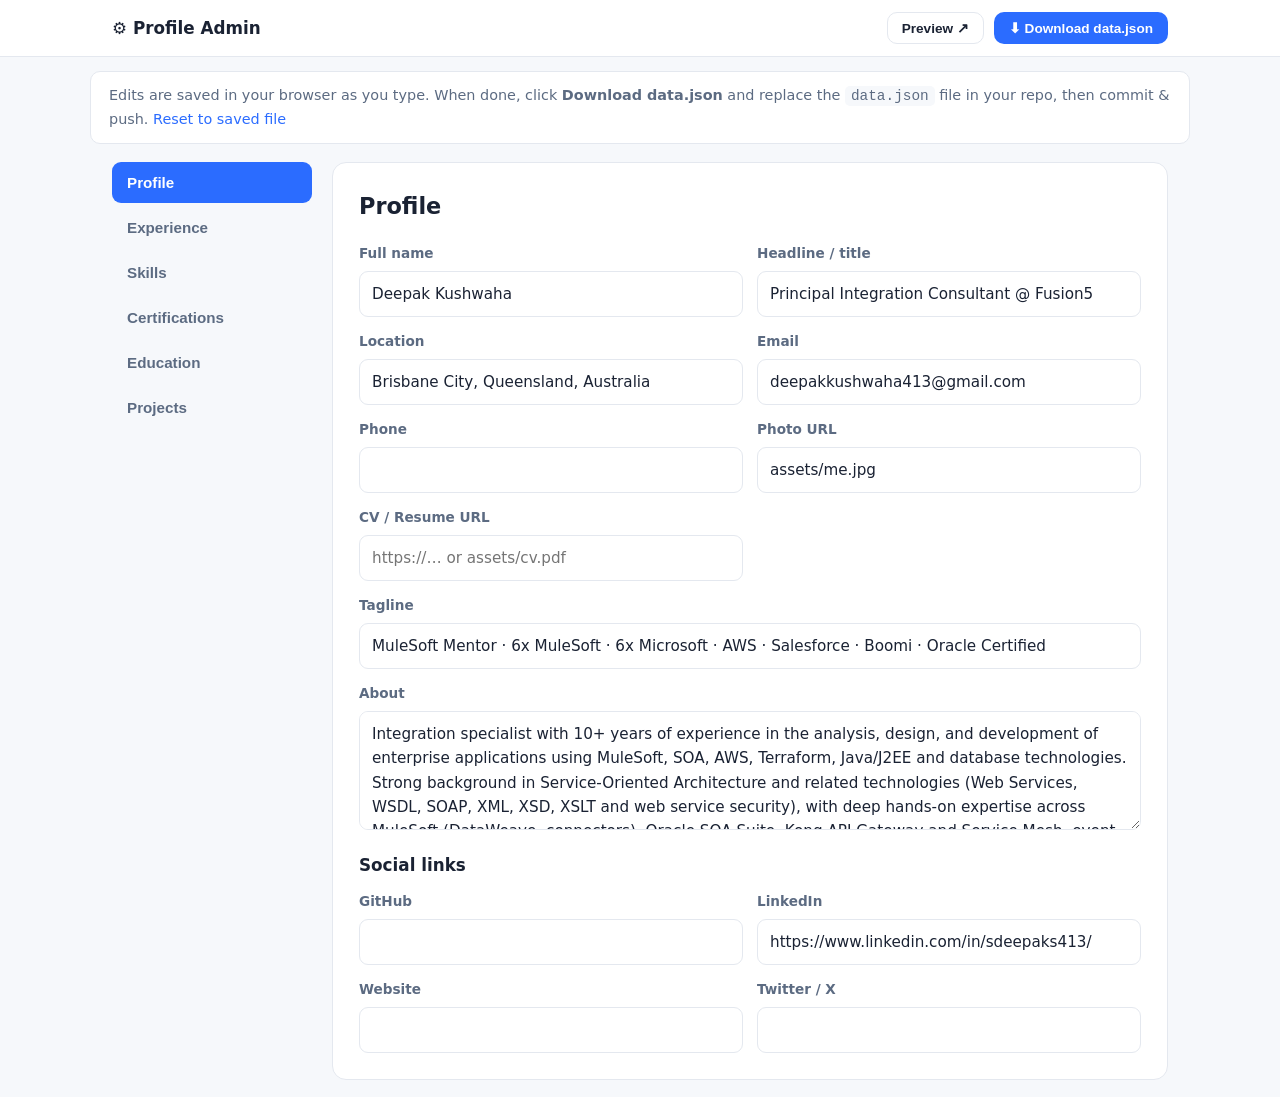
<file: admin.html>
<!DOCTYPE html>
<html lang="en">
<head>
  <meta charset="UTF-8" />
  <meta name="viewport" content="width=device-width, initial-scale=1.0" />
  <title>Admin — Manage Profile</title>
  <link rel="stylesheet" href="css/style.css" />
  <link rel="stylesheet" href="css/admin.css" />
  <link rel="icon" href="data:image/svg+xml,<svg xmlns='http://www.w3.org/2000/svg' viewBox='0 0 100 100'><text y='.9em' font-size='90'>⚙️</text></svg>" />
</head>
<body class="admin">
  <header class="adm-top">
    <div class="adm-top__inner">
      <strong class="adm-top__brand">⚙️ Profile Admin</strong>
      <div class="adm-top__actions">
        <span id="dirty" class="adm-badge" hidden>● Unsaved changes</span>
        <button id="previewBtn" class="btn btn--ghost btn--sm">Preview ↗</button>
        <button id="exportBtn" class="btn btn--primary btn--sm">⬇ Download data.json</button>
      </div>
    </div>
  </header>

  <div class="adm-note">
    Edits are saved in your browser as you type. When done, click <b>Download data.json</b> and replace the
    <code>data.json</code> file in your repo, then commit &amp; push. <a href="#" id="resetBtn">Reset to saved file</a>
  </div>

  <div class="adm-layout">
    <nav class="adm-nav">
      <button class="adm-tab is-active" data-tab="profile">Profile</button>
      <button class="adm-tab" data-tab="experience">Experience</button>
      <button class="adm-tab" data-tab="skills">Skills</button>
      <button class="adm-tab" data-tab="certifications">Certifications</button>
      <button class="adm-tab" data-tab="education">Education</button>
      <button class="adm-tab" data-tab="projects">Projects</button>
    </nav>

    <main class="adm-main">
      <!-- Profile -->
      <section class="adm-panel is-active" data-panel="profile">
        <h2>Profile</h2>
        <div class="adm-grid">
          <label>Full name<input data-field="name" /></label>
          <label>Headline / title<input data-field="title" /></label>
          <label>Location<input data-field="location" /></label>
          <label>Email<input data-field="email" type="email" /></label>
          <label>Phone<input data-field="phone" /></label>
          <label>Photo URL<input data-field="photo" placeholder="https://… or assets/me.jpg" /></label>
          <label>CV / Resume URL<input data-field="resumeUrl" placeholder="https://… or assets/cv.pdf" /></label>
        </div>
        <label class="adm-full">Tagline<input data-field="tagline" /></label>
        <label class="adm-full">About<textarea data-field="about" rows="4"></textarea></label>
        <h3>Social links</h3>
        <div class="adm-grid">
          <label>GitHub<input data-social="github" /></label>
          <label>LinkedIn<input data-social="linkedin" /></label>
          <label>Website<input data-social="website" /></label>
          <label>Twitter / X<input data-social="twitter" /></label>
        </div>
      </section>

      <!-- Collection panels -->
      <section class="adm-panel" data-panel="experience">
        <div class="adm-panel__head"><h2>Experience</h2><button class="btn btn--primary btn--sm" data-add="experience">+ Add</button></div>
        <div class="adm-list" id="list-experience"></div>
      </section>

      <section class="adm-panel" data-panel="skills">
        <div class="adm-panel__head"><h2>Skills</h2><button class="btn btn--primary btn--sm" data-add="skills">+ Add</button></div>
        <div class="adm-list" id="list-skills"></div>
      </section>

      <section class="adm-panel" data-panel="certifications">
        <div class="adm-panel__head"><h2>Certifications</h2><button class="btn btn--primary btn--sm" data-add="certifications">+ Add</button></div>
        <div class="adm-list" id="list-certifications"></div>
      </section>

      <section class="adm-panel" data-panel="education">
        <div class="adm-panel__head"><h2>Education</h2><button class="btn btn--primary btn--sm" data-add="education">+ Add</button></div>
        <div class="adm-list" id="list-education"></div>
      </section>

      <section class="adm-panel" data-panel="projects">
        <div class="adm-panel__head"><h2>Projects</h2><button class="btn btn--primary btn--sm" data-add="projects">+ Add</button></div>
        <div class="adm-list" id="list-projects"></div>
      </section>
    </main>
  </div>

  <script src="js/admin.js"></script>
</body>
</html>
</file>
<file: css/style.css>
/* ===== Theme tokens ===== */
:root {
  --bg: #ffffff;
  --bg-alt: #f6f8fb;
  --surface: #ffffff;
  --border: #e4e8ef;
  --text: #1a2233;
  --muted: #5c6b82;
  --primary: #2b6cff;
  --primary-dark: #1f54cc;
  --accent: #00c2a8;
  --shadow: 0 8px 30px rgba(20, 35, 70, 0.08);
  --radius: 14px;
  --maxw: 1080px;
}
[data-theme="dark"] {
  --bg: #0e1320;
  --bg-alt: #131a2b;
  --surface: #182034;
  --border: #263149;
  --text: #e8edf6;
  --muted: #9aa8c0;
  --primary: #5b8cff;
  --primary-dark: #3f74f0;
  --accent: #2fe0c6;
  --shadow: 0 8px 30px rgba(0, 0, 0, 0.4);
}

* { box-sizing: border-box; margin: 0; padding: 0; }
[hidden] { display: none !important; }
html { scroll-behavior: smooth; scroll-padding-top: 80px; }
body {
  font-family: system-ui, -apple-system, "Segoe UI", Roboto, Helvetica, Arial, sans-serif;
  background: var(--bg);
  color: var(--text);
  line-height: 1.6;
  -webkit-font-smoothing: antialiased;
  transition: background .25s, color .25s;
}
.container { max-width: var(--maxw); margin: 0 auto; padding: 0 22px; }
a { color: var(--primary); text-decoration: none; }
img { max-width: 100%; display: block; }

/* ===== Buttons ===== */
.btn {
  display: inline-flex; align-items: center; gap: 8px;
  padding: 11px 20px; border-radius: 10px; font-weight: 600; font-size: .95rem;
  border: 1px solid transparent; cursor: pointer; transition: .18s; white-space: nowrap;
}
.btn--sm { padding: 7px 14px; font-size: .85rem; }
.btn--primary { background: var(--primary); color: #fff; }
.btn--primary:hover { background: var(--primary-dark); transform: translateY(-1px); }
.btn--ghost { background: transparent; color: var(--text); border-color: var(--border); }
.btn--ghost:hover { border-color: var(--primary); color: var(--primary); }
.btn-icon {
  background: transparent; border: 1px solid var(--border); color: var(--text);
  width: 38px; height: 38px; border-radius: 10px; cursor: pointer; font-size: 1rem;
}
.btn-icon:hover { border-color: var(--primary); }

/* ===== Nav ===== */
.nav {
  position: sticky; top: 0; z-index: 50;
  background: color-mix(in srgb, var(--bg) 85%, transparent);
  backdrop-filter: saturate(180%) blur(12px);
  border-bottom: 1px solid var(--border);
}
.nav__inner { display: flex; align-items: center; gap: 18px; height: 64px; }
.nav__brand { font-weight: 800; font-size: 1.15rem; color: var(--text); letter-spacing: -.02em; }
.nav__links { display: flex; gap: 22px; margin-left: auto; }
.nav__links a { color: var(--muted); font-weight: 500; font-size: .92rem; }
.nav__links a:hover { color: var(--text); }
.nav__actions { display: flex; align-items: center; gap: 10px; }

/* ===== Hero ===== */
.hero { padding: 72px 0 56px; }
.hero__inner { display: grid; grid-template-columns: 1.4fr .8fr; gap: 40px; align-items: center; }
.hero__eyebrow { color: var(--accent); font-weight: 600; letter-spacing: .04em; text-transform: uppercase; font-size: .82rem; }
.hero__name { font-size: clamp(2.2rem, 5vw, 3.4rem); line-height: 1.05; letter-spacing: -.03em; margin: 8px 0; }
.hero__title { font-size: clamp(1.1rem, 2.5vw, 1.5rem); color: var(--primary); font-weight: 600; }
.hero__tagline { color: var(--muted); font-size: 1.1rem; margin: 16px 0 24px; max-width: 540px; }
.hero__cta { display: flex; gap: 12px; flex-wrap: wrap; }
.hero__social { display: flex; gap: 14px; margin-top: 22px; }
.hero__social a {
  width: 42px; height: 42px; border-radius: 50%; border: 1px solid var(--border);
  display: grid; place-items: center; color: var(--text); transition: .18s;
}
.hero__social a:hover { background: var(--primary); color: #fff; border-color: var(--primary); transform: translateY(-2px); }
.hero__social svg { width: 20px; height: 20px; }
.hero__photo { display: grid; place-items: center; }
.avatar {
  width: 230px; height: 230px; border-radius: 24px; overflow: hidden;
  background: linear-gradient(135deg, var(--primary), var(--accent));
  display: grid; place-items: center; color: #fff; font-size: 4rem; font-weight: 800;
  box-shadow: var(--shadow);
}
.avatar img { width: 100%; height: 100%; object-fit: cover; }

/* ===== Sections ===== */
.section { padding: 64px 0; }
.section--alt { background: var(--bg-alt); }
.section__title { font-size: 1.7rem; letter-spacing: -.02em; margin-bottom: 28px; position: relative; padding-bottom: 12px; }
.section__title::after { content: ""; position: absolute; left: 0; bottom: 0; width: 52px; height: 3px; background: var(--primary); border-radius: 3px; }
.about__text { font-size: 1.12rem; color: var(--muted); max-width: 760px; }

/* ===== Timeline (experience) ===== */
.timeline { position: relative; padding-left: 26px; }
.timeline::before { content: ""; position: absolute; left: 6px; top: 6px; bottom: 6px; width: 2px; background: var(--border); }
.tl-item { position: relative; padding: 0 0 30px 8px; }
.tl-item:last-child { padding-bottom: 0; }
.tl-item::before {
  content: ""; position: absolute; left: -26px; top: 6px; width: 12px; height: 12px;
  border-radius: 50%; background: var(--primary); box-shadow: 0 0 0 4px var(--bg);
}
.tl-item__head { display: flex; flex-wrap: wrap; gap: 6px 12px; align-items: center; }
.tl-item__logo { width: 26px; height: 26px; border-radius: 6px; object-fit: contain; background: #fff; padding: 2px; border: 1px solid var(--border); flex: none; }
.tl-item__role { font-size: 1.15rem; font-weight: 700; }
.tl-item__company { color: var(--primary); font-weight: 600; }
.tl-item__date { margin-left: auto; color: var(--muted); font-size: .9rem; font-weight: 500; }
.tl-item__meta { color: var(--muted); font-size: .9rem; margin: 2px 0 8px; }
.tl-item__desc { color: var(--muted); }

/* ===== Skills ===== */
.skills { display: grid; grid-template-columns: repeat(auto-fit, minmax(280px, 1fr)); gap: 24px; }
.skill-group__title { font-size: 1rem; font-weight: 700; margin-bottom: 14px; color: var(--text); }
.skill { margin-bottom: 14px; }
.skill__head { display: flex; justify-content: space-between; font-size: .9rem; margin-bottom: 5px; }
.skill__name { font-weight: 600; }
.skill__pct { color: var(--muted); }
.skill__bar { height: 7px; background: var(--border); border-radius: 6px; overflow: hidden; }
.skill__fill { height: 100%; background: linear-gradient(90deg, var(--primary), var(--accent)); border-radius: 6px; transition: width .8s ease; }

/* ===== Cards (certifications) ===== */
.cards { display: grid; grid-template-columns: repeat(auto-fill, minmax(280px, 1fr)); gap: 20px; }
.card {
  background: var(--surface); border: 1px solid var(--border); border-radius: var(--radius);
  padding: 22px; box-shadow: var(--shadow); transition: .18s;
}
.card:hover { transform: translateY(-3px); border-color: var(--primary); }
.card__badge { width: 44px; height: 44px; border-radius: 10px; background: var(--bg-alt); display: grid; place-items: center; font-size: 1.4rem; margin-bottom: 14px; }
.card__title { font-size: 1.05rem; font-weight: 700; margin-bottom: 6px; }
.card__issuer { color: var(--primary); font-weight: 600; font-size: .92rem; }
.card__meta { color: var(--muted); font-size: .85rem; margin-top: 6px; }
.card__link { font-size: .88rem; font-weight: 600; margin-top: 12px; display: inline-block; }

/* ===== Projects ===== */
.projects { display: grid; grid-template-columns: repeat(auto-fill, minmax(320px, 1fr)); gap: 22px; }
.project {
  background: var(--surface); border: 1px solid var(--border); border-radius: var(--radius);
  overflow: hidden; box-shadow: var(--shadow); transition: .18s; display: flex; flex-direction: column;
}
.project:hover { transform: translateY(-4px); border-color: var(--primary); }
.project__img { aspect-ratio: 16/9; background: linear-gradient(135deg, var(--primary), var(--accent)); display: grid; place-items: center; color: #fff; font-size: 2.2rem; font-weight: 800; }
.project__img img { width: 100%; height: 100%; object-fit: cover; }
.project__body { padding: 20px; display: flex; flex-direction: column; flex: 1; }
.project__title { font-size: 1.15rem; font-weight: 700; display: flex; align-items: center; gap: 8px; }
.project__star { color: #f5b50a; }
.project__desc { color: var(--muted); margin: 8px 0 14px; flex: 1; }
.project__tech { display: flex; flex-wrap: wrap; gap: 7px; margin-bottom: 14px; }
.chip { font-size: .78rem; padding: 4px 10px; border-radius: 20px; background: var(--bg-alt); color: var(--muted); border: 1px solid var(--border); font-weight: 500; }
.project__links { display: flex; gap: 14px; }
.project__links a { font-size: .88rem; font-weight: 600; }

/* ===== Contact ===== */
.contact { text-align: center; }
.contact__lead { color: var(--muted); font-size: 1.1rem; max-width: 560px; margin: 0 auto 26px; }
.contact__links { display: flex; gap: 14px; justify-content: center; flex-wrap: wrap; }

/* ===== Footer ===== */
.footer { border-top: 1px solid var(--border); padding: 26px 0; }
.footer__inner { display: flex; justify-content: space-between; flex-wrap: wrap; gap: 10px; align-items: center; }
.footer__muted { color: var(--muted); font-size: .88rem; }

/* ===== Responsive ===== */
@media (max-width: 820px) {
  .hero__inner { grid-template-columns: 1fr; }
  .hero__photo { grid-row: 1; justify-self: start; }
  .avatar { width: 130px; height: 130px; border-radius: 20px; font-size: 2.4rem; }
  .nav__links { display: none; }
}
.empty { color: var(--muted); font-style: italic; }
</file>
<file: css/admin.css>
/* Admin-only styles (loaded after style.css) */
body.admin { background: var(--bg-alt); }

.adm-top { position: sticky; top: 0; z-index: 40; background: var(--surface); border-bottom: 1px solid var(--border); }
.adm-top__inner { max-width: 1100px; margin: 0 auto; padding: 12px 22px; display: flex; align-items: center; gap: 12px; }
.adm-top__brand { font-size: 1.05rem; }
.adm-top__actions { margin-left: auto; display: flex; align-items: center; gap: 10px; flex-wrap: wrap; }
.adm-badge { color: #c2410c; font-size: .82rem; font-weight: 600; }

.adm-note { max-width: 1100px; margin: 14px auto 0; padding: 12px 18px; background: var(--surface); border: 1px solid var(--border); border-radius: 10px; font-size: .9rem; color: var(--muted); }
.adm-note code { background: var(--bg-alt); padding: 2px 6px; border-radius: 5px; }

.adm-layout { max-width: 1100px; margin: 18px auto; padding: 0 22px; display: grid; grid-template-columns: 200px 1fr; gap: 20px; align-items: start; }
.adm-nav { display: flex; flex-direction: column; gap: 4px; position: sticky; top: 78px; }
.adm-tab { text-align: left; padding: 11px 14px; border-radius: 9px; border: 1px solid transparent; background: transparent; color: var(--muted); font-weight: 600; cursor: pointer; font-size: .95rem; }
.adm-tab:hover { background: var(--surface); color: var(--text); }
.adm-tab.is-active { background: var(--primary); color: #fff; }

.adm-main { background: var(--surface); border: 1px solid var(--border); border-radius: var(--radius); padding: 26px; min-height: 60vh; }
.adm-panel { display: none; }
.adm-panel.is-active { display: block; }
.adm-panel h2 { font-size: 1.4rem; margin-bottom: 18px; }
.adm-panel h3 { font-size: 1.05rem; margin: 22px 0 12px; }
.adm-panel__head { display: flex; align-items: center; justify-content: space-between; margin-bottom: 18px; }
.adm-panel__head h2 { margin: 0; }

.adm-grid { display: grid; grid-template-columns: 1fr 1fr; gap: 14px; }
label { display: flex; flex-direction: column; gap: 6px; font-size: .85rem; font-weight: 600; color: var(--muted); }
.adm-full { margin-top: 14px; }
input, textarea, select {
  font: inherit; padding: 10px 12px; border: 1px solid var(--border); border-radius: 9px;
  background: var(--bg); color: var(--text); font-weight: 400; font-size: .95rem; width: 100%;
}
input:focus, textarea:focus, select:focus { outline: none; border-color: var(--primary); box-shadow: 0 0 0 3px color-mix(in srgb, var(--primary) 22%, transparent); }
textarea { resize: vertical; }

.adm-list { display: flex; flex-direction: column; gap: 14px; }
.adm-item { border: 1px solid var(--border); border-radius: 12px; padding: 16px; background: var(--bg); }
.adm-item__head { display: flex; align-items: center; gap: 10px; margin-bottom: 12px; }
.adm-item__title { font-weight: 700; color: var(--text); font-size: .98rem; }
.adm-item__actions { margin-left: auto; display: flex; gap: 6px; }
.icon-btn { background: var(--bg-alt); border: 1px solid var(--border); border-radius: 8px; width: 32px; height: 32px; cursor: pointer; color: var(--text); font-size: .9rem; }
.icon-btn:hover { border-color: var(--primary); }
.icon-btn:disabled { opacity: .35; cursor: not-allowed; }
.icon-btn--danger:hover { border-color: #e11d48; color: #e11d48; }
.adm-row { display: grid; grid-template-columns: 1fr 1fr; gap: 12px; }
.adm-check { flex-direction: row; align-items: center; gap: 8px; }
.adm-check input { width: auto; }
.adm-empty { color: var(--muted); font-style: italic; padding: 10px 0; }

@media (max-width: 760px) {
  .adm-layout { grid-template-columns: 1fr; }
  .adm-nav { flex-direction: row; flex-wrap: wrap; position: static; }
  .adm-grid, .adm-row { grid-template-columns: 1fr; }
}
</file>
